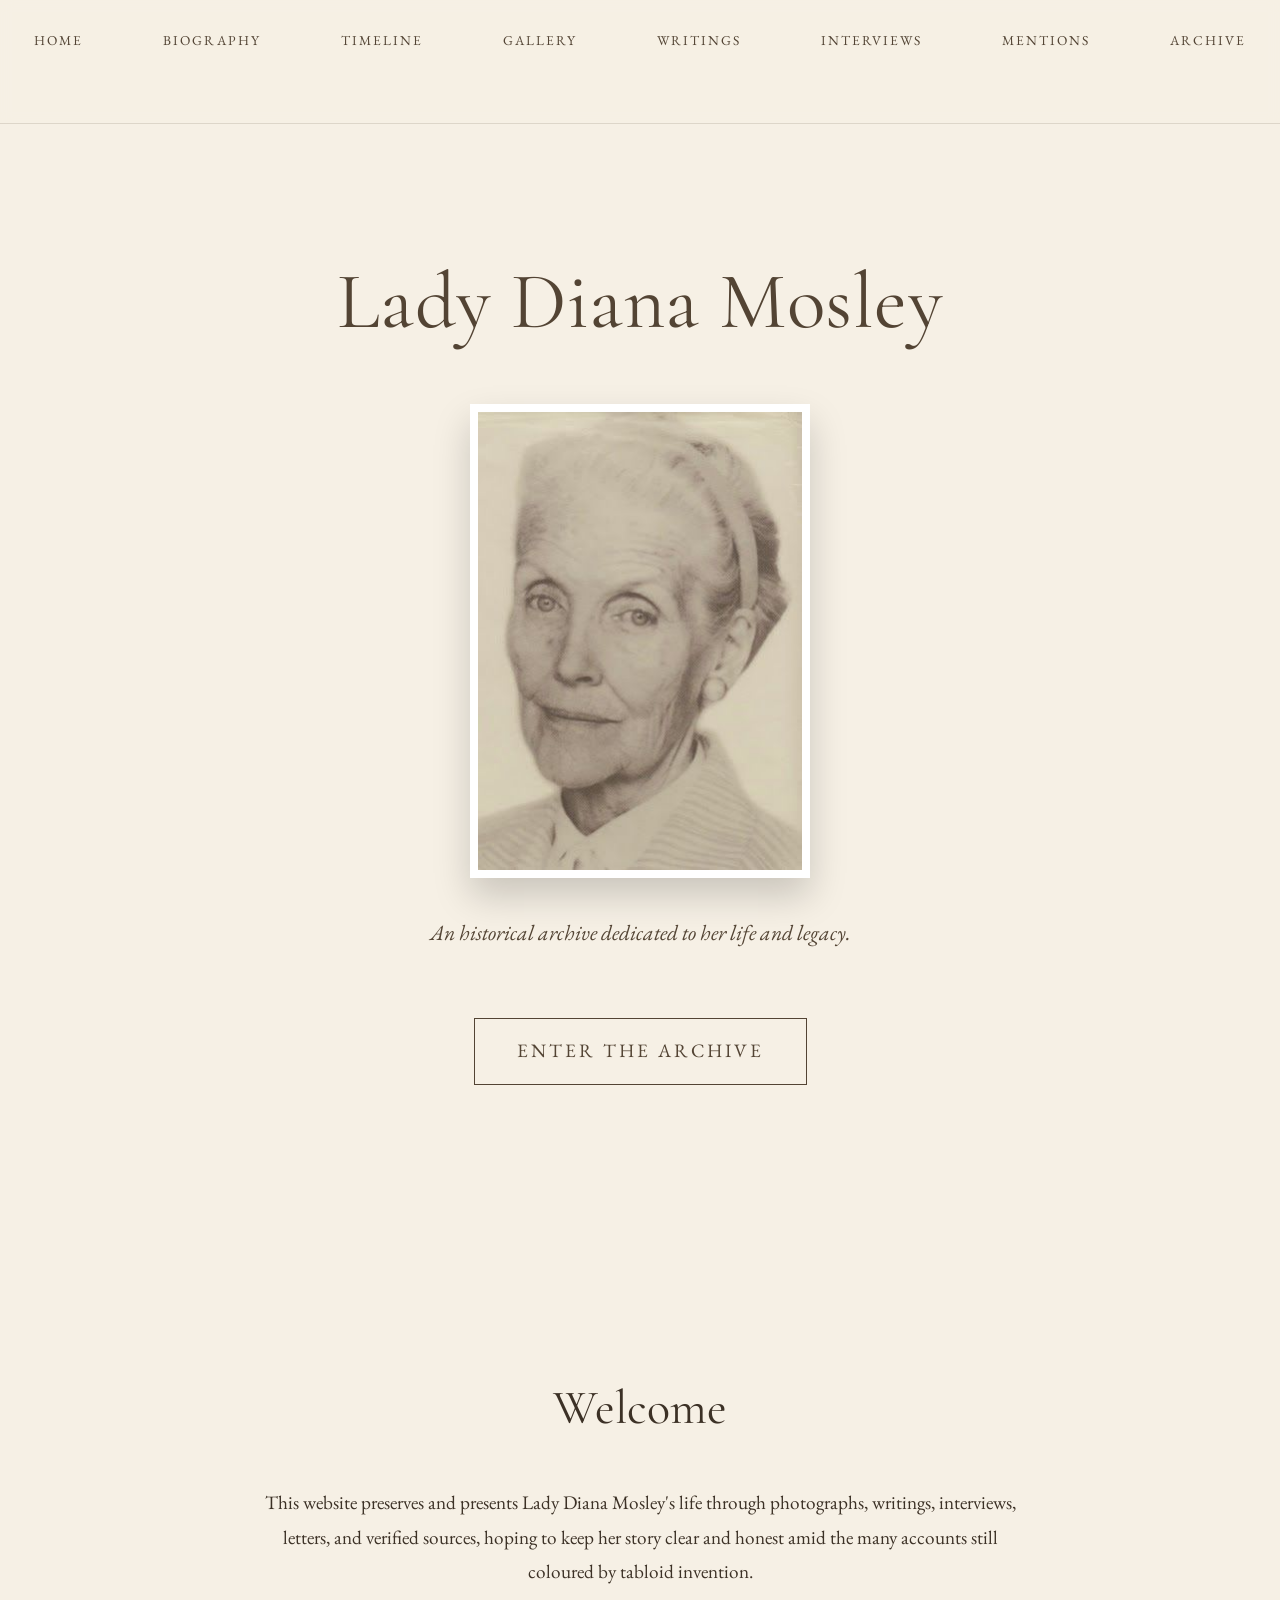
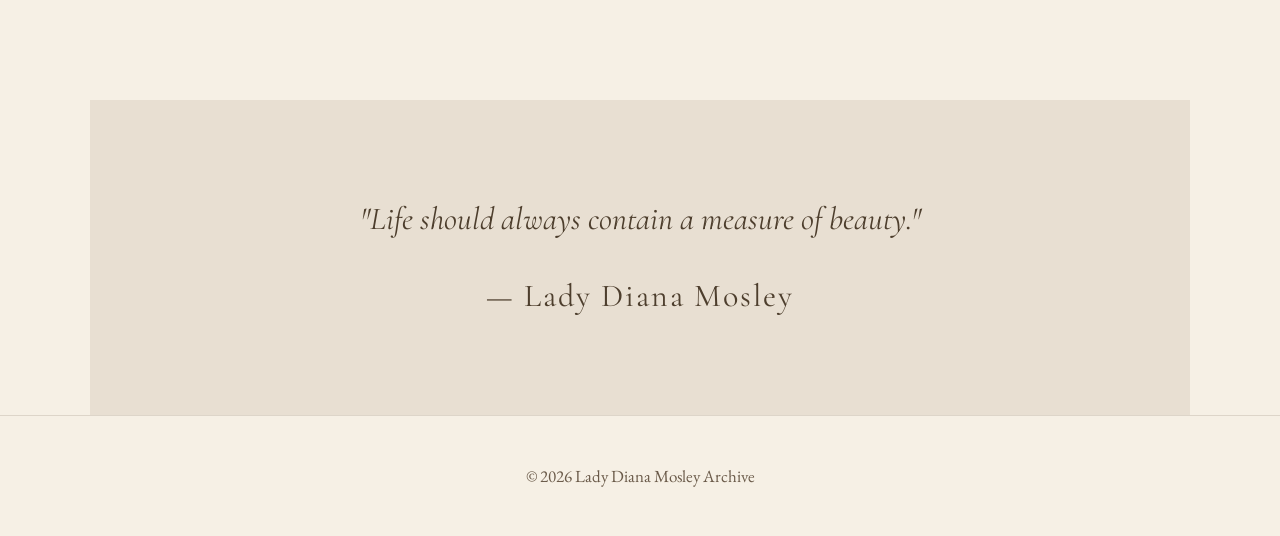
<file: index.html>
<!DOCTYPE html>
<head>

      <meta charset="UTF-8">
<link rel="stylesheet" href="style.css">
<html lang="en">

<meta charset="UTF-8">
<meta name="viewport" content="width=device-width, initial-scale=1.0">

<title>The Diana Mosley Archive</title>

<link rel="preconnect" href="https://fonts.googleapis.com">
<link rel="preconnect" href="https://fonts.gstatic.com" crossorigin>

<link href="https://fonts.googleapis.com/css2?family=Cormorant+Garamond:wght@300;400;500;600&family=EB+Garamond:wght@400;500&display=swap" rel="stylesheet">

<style>

*{
margin:0;
padding:0;
box-sizing:border-box;
}

html{
scroll-behavior:smooth;
}

body{

background:#F6F0E5;

background-image:
radial-gradient(rgba(0,0,0,.025) 1px, transparent 1px);

background-size:7px 7px;

font-family:"EB Garamond",serif;

color:#302920;

line-height:1.9;

font-size:19px;

}

header{

padding:110px 20px 90px;

text-align:center;

}

header h1{

font-family:"Cormorant Garamond",serif;

font-size:74px;

font-weight:400;

letter-spacing:.5px;

}

header h2{

font-family:"Cormorant Garamond",serif;

font-size:48px;

font-style:italic;

font-weight:300;

margin-top:-5px;

}

.rule{

width:340px;

height:1px;

background:#99856b;

margin:45px auto;

}

.subtitle{

max-width:760px;

margin:auto;

font-size:21px;

font-style:italic;

color:#655746;

}

nav{

text-align:center;

padding-bottom:45px;

}

nav a{

margin:0 18px;

text-decoration:none;

font-size:18px;

color:#564535;

letter-spacing:1px;

transition:.3s;

}

nav a:hover{

color:#000;

}

main{

max-width:980px;

margin:auto;

padding:0 30px 100px;

}

section{

margin-bottom:110px;

}

.section-title{

font-family:"Cormorant Garamond",serif;

font-size:50px;

font-weight:400;

margin-bottom:12px;

}

.section-rule{

width:180px;

height:1px;

background:#A99574;

margin-bottom:35px;

}

p{

margin-bottom:22px;

}

.quote{

font-size:33px;

font-style:italic;

font-family:"Cormorant Garamond",serif;

text-align:center;

padding:50px;

color:#4d3e2d;

}

.library{

display:grid;

grid-template-columns:repeat(auto-fit,minmax(280px,1fr));

gap:35px;

margin-top:35px;

}

.book{

padding:28px;

border:1px solid #CDBFA9;

background:rgba(255,255,255,.22);

}

.book h3{

font-family:"Cormorant Garamond",serif;

font-size:34px;

margin-bottom:15px;

font-weight:500;

}

.photo{

margin:45px auto;

width:420px;

max-width:100%;

padding:12px;

border:1px solid #CFC2B2;

background:#EFE7DA;

}

.photo img{

width:100%;

display:block;

filter:sepia(.25);

}

.caption{

text-align:center;

margin-top:15px;

font-style:italic;

font-size:17px;

color:#6c5d4f;

}

.timeline{

border-left:1px solid #A38B69;

padding-left:35px;

}

.timeline article{

margin-bottom:45px;

}

.timeline h4{

font-size:26px;

font-family:"Cormorant Garamond",serif;

font-weight:500;

margin-bottom:8px;

}

footer{

text-align:center;

padding:70px 20px;

border-top:1px solid #CDBFA9;

font-size:17px;

color:#746452;

}

small{

display:block;

margin-top:12px;

font-style:italic;

}

</style>

  <link rel="stylesheet" href="style.css">

</head>


<body>

<nav>

<ul>

<li><a href="index.html">Home</a></li>

<li><a href="pages/biography.html">Biography</a></li>

<li><a href="pages/timeline.html">Timeline</a></li>

<li><a href="pages/gallery.html">Gallery</a></li>

<li><a href="pages/writings.html">Writings</a></li>

<li><a href="pages/interviews.html">Interviews</a></li>

<li><a href="pages/mentions.html">Mentions</a></li>

<li><a href="pages/archive.html">Archive</a></li>

</ul>

</nav>

<header>

<header class="hero">

    <div class="hero-content">

        <h1>Lady Diana Mosley</h1>

        <img
            src="images/hero.jpg"
            alt="Lady Diana Mosley"
            class="hero-portrait">

        <p>
            An historical archive dedicated to her life
             and legacy.
        </p>

        <a href="#intro" class="enter">
            Enter the Archive
        </a>

    </div>

</header>
</header>

<section class="introduction" id="intro">

<h2>Welcome</h2>

<p>

This website preserves and presents
Lady Diana Mosley's life through
photographs, writings, interviews,
letters, and verified sources,
 hoping to keep her story clear and
 honest amid the many accounts still
 coloured by tabloid invention.

</p>

</section>

<section class="quote">

<blockquote>

"Life should always contain a measure of beauty."

<cite>

— Lady Diana Mosley

</cite>

</blockquote>

</section>

<footer>

© 2026 Lady Diana Mosley Archive

</footer>

<script src="script.js"></script>
      
</body>  
</body>

<script src="script.js"></script>

</html>
</file>
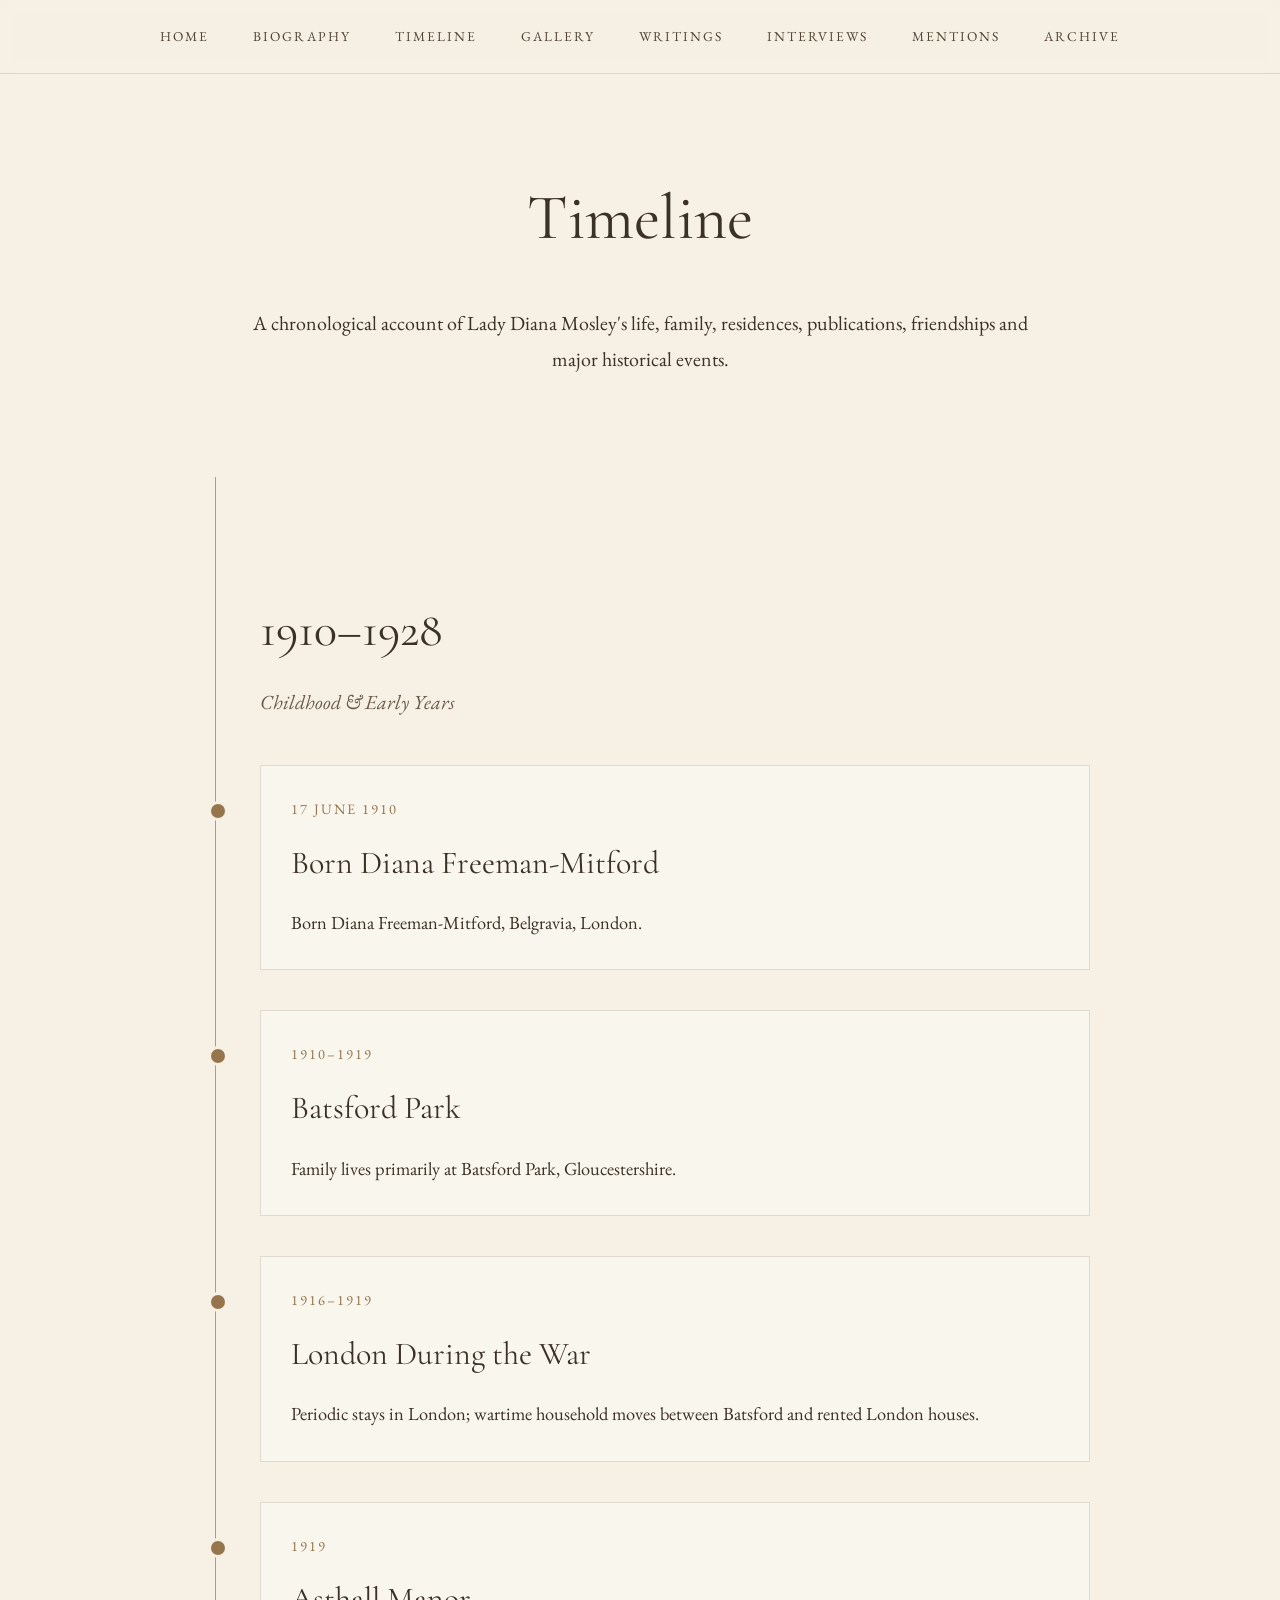
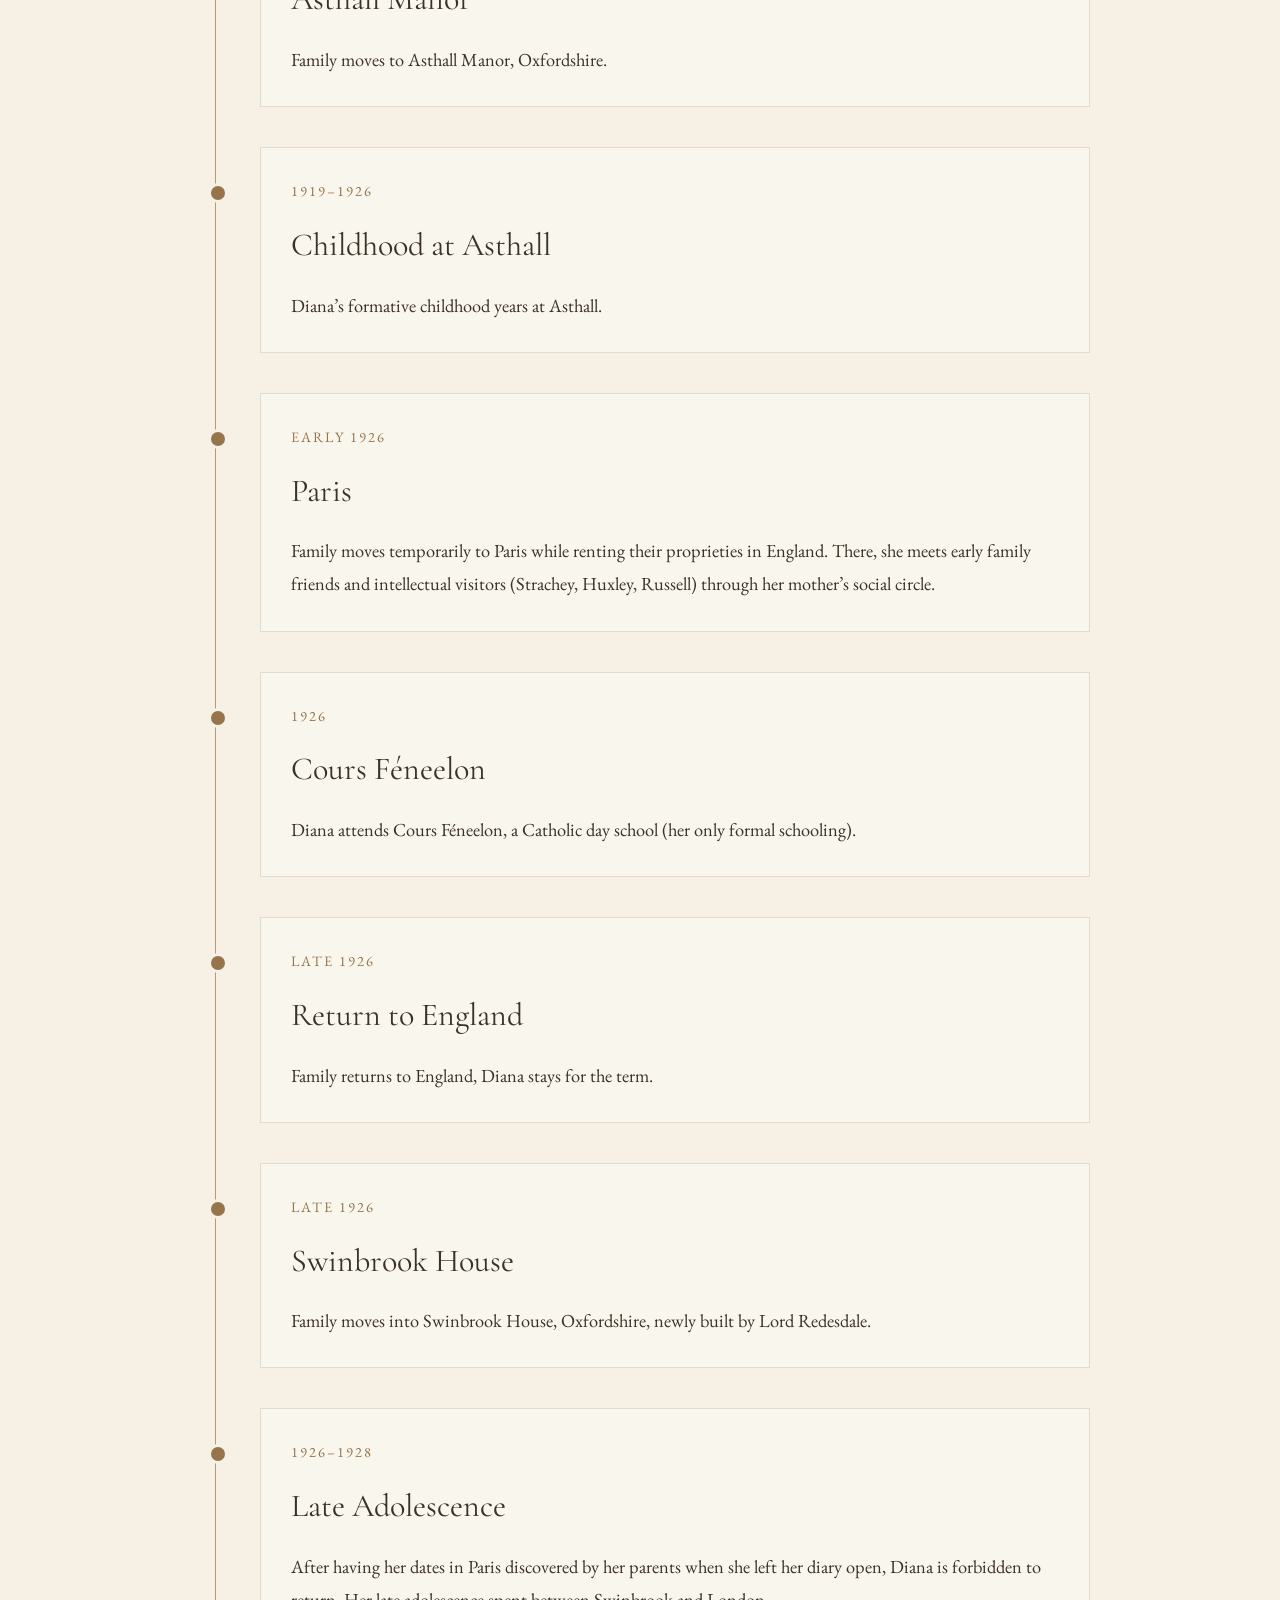
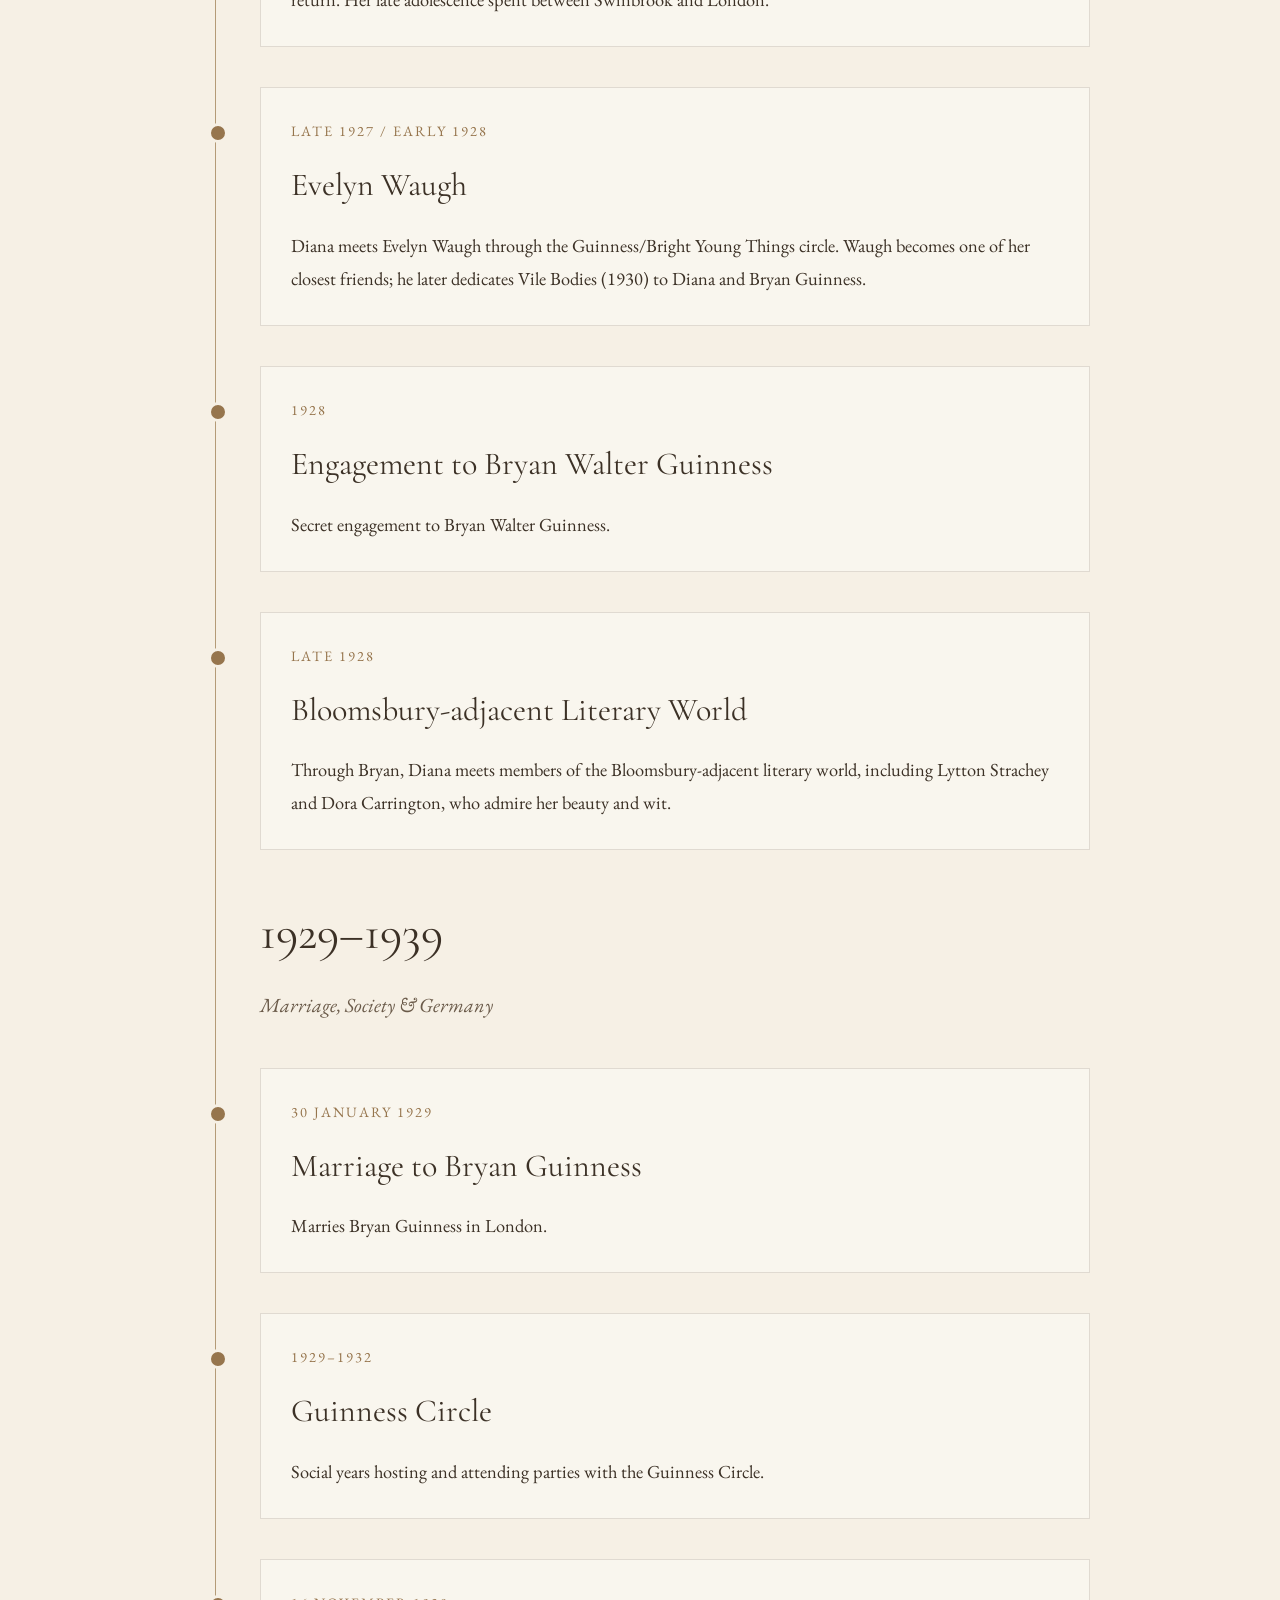
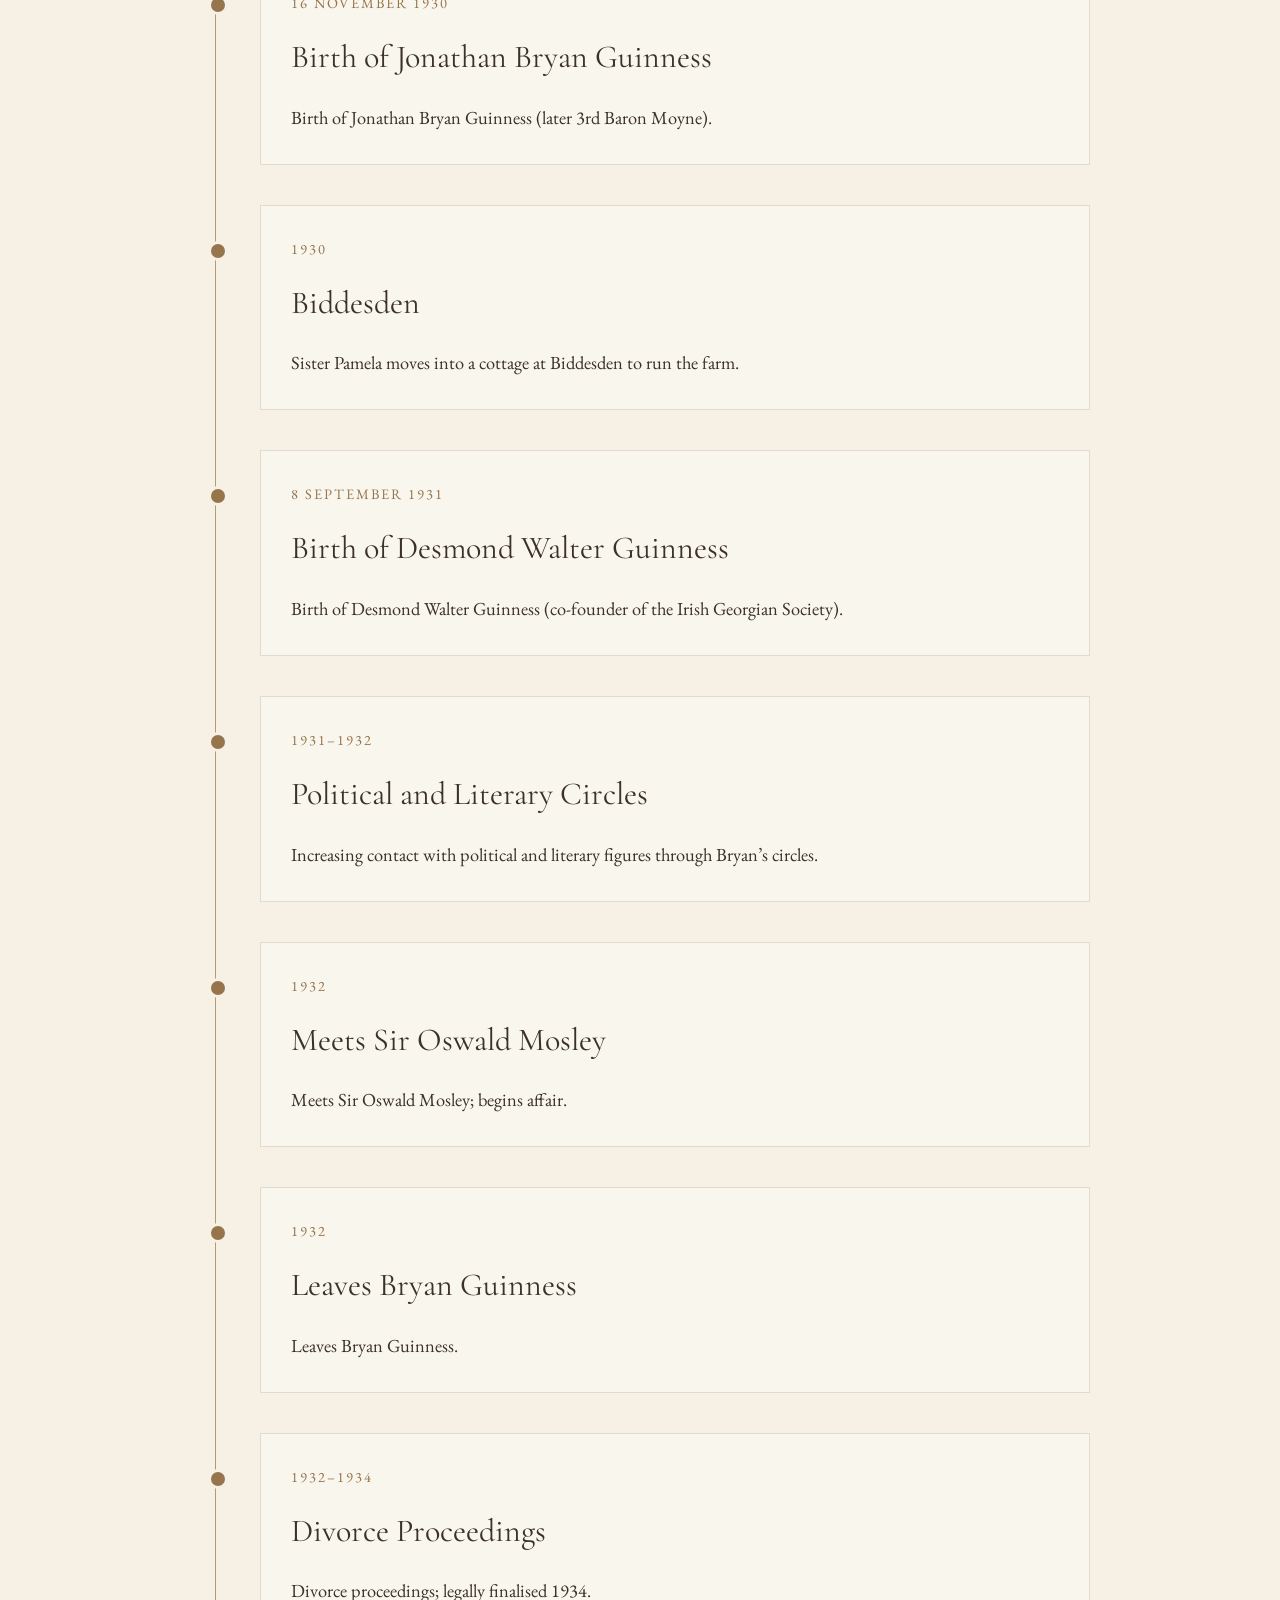
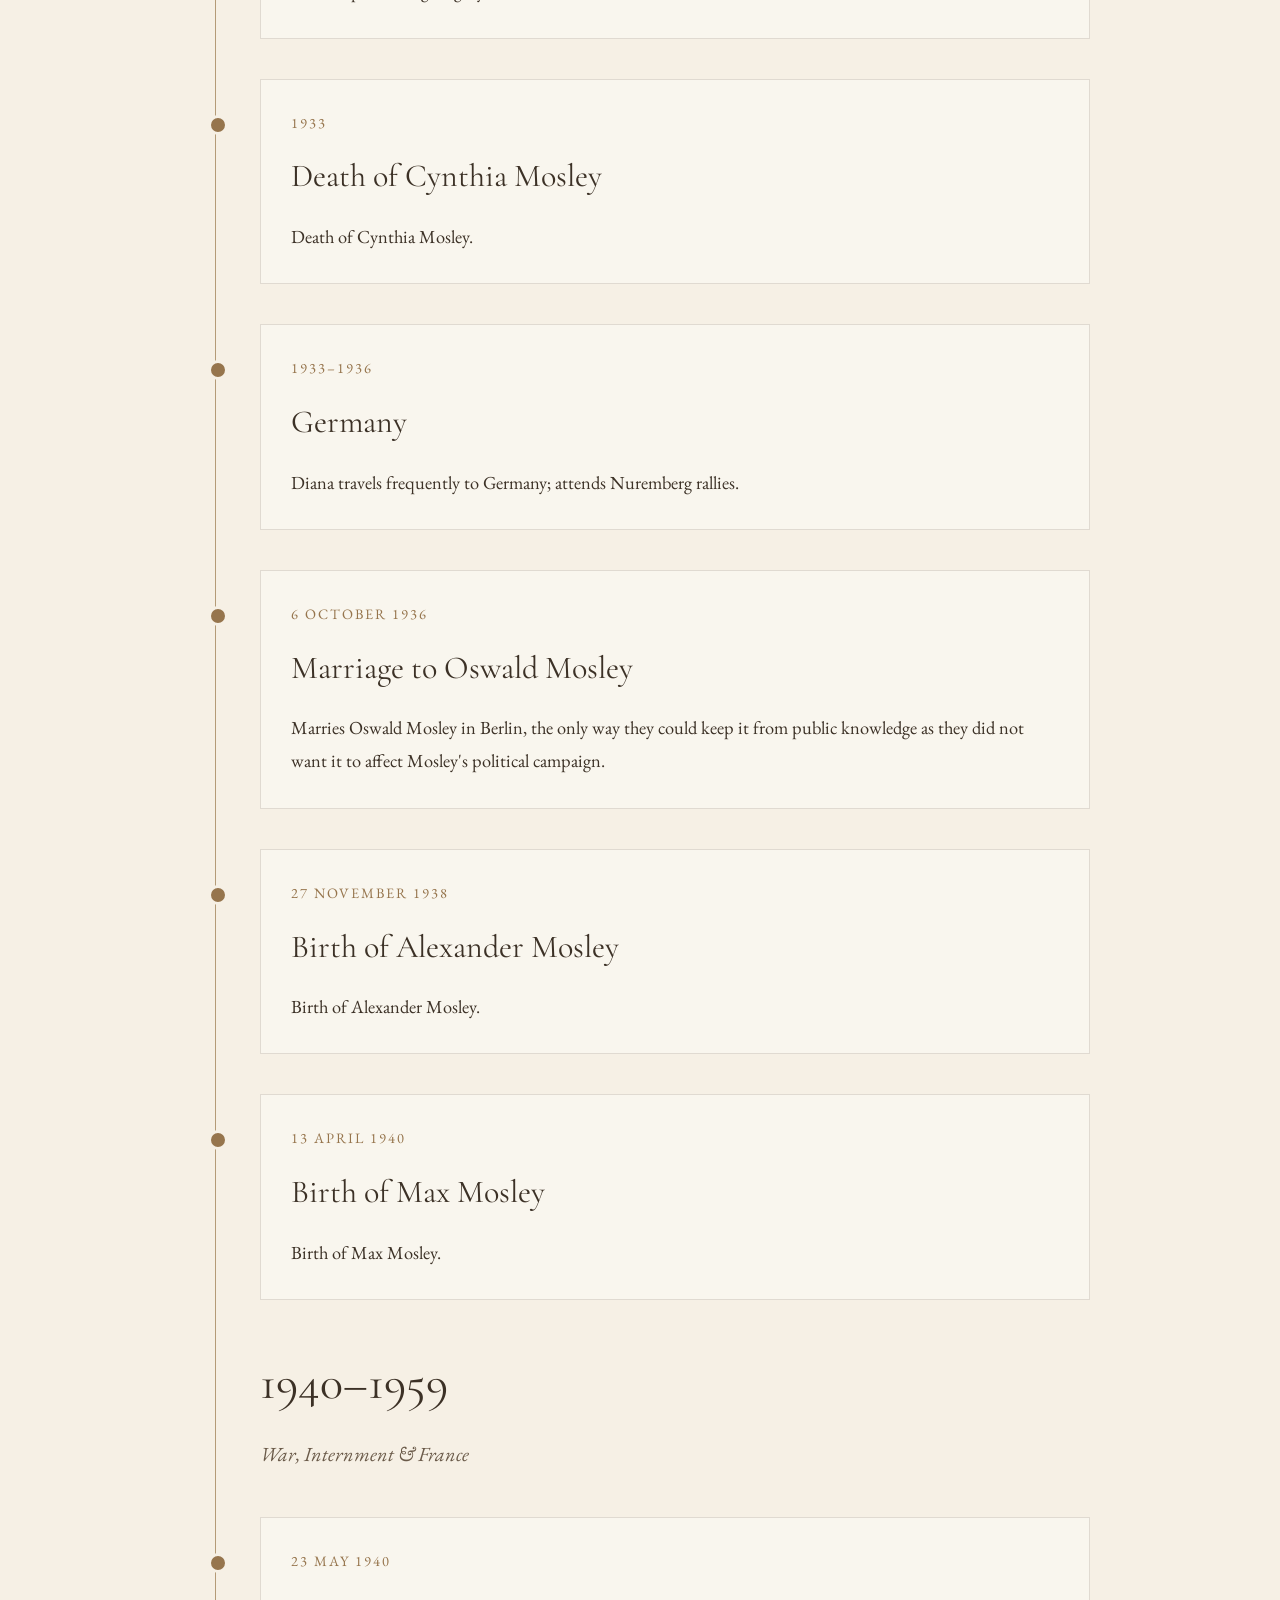
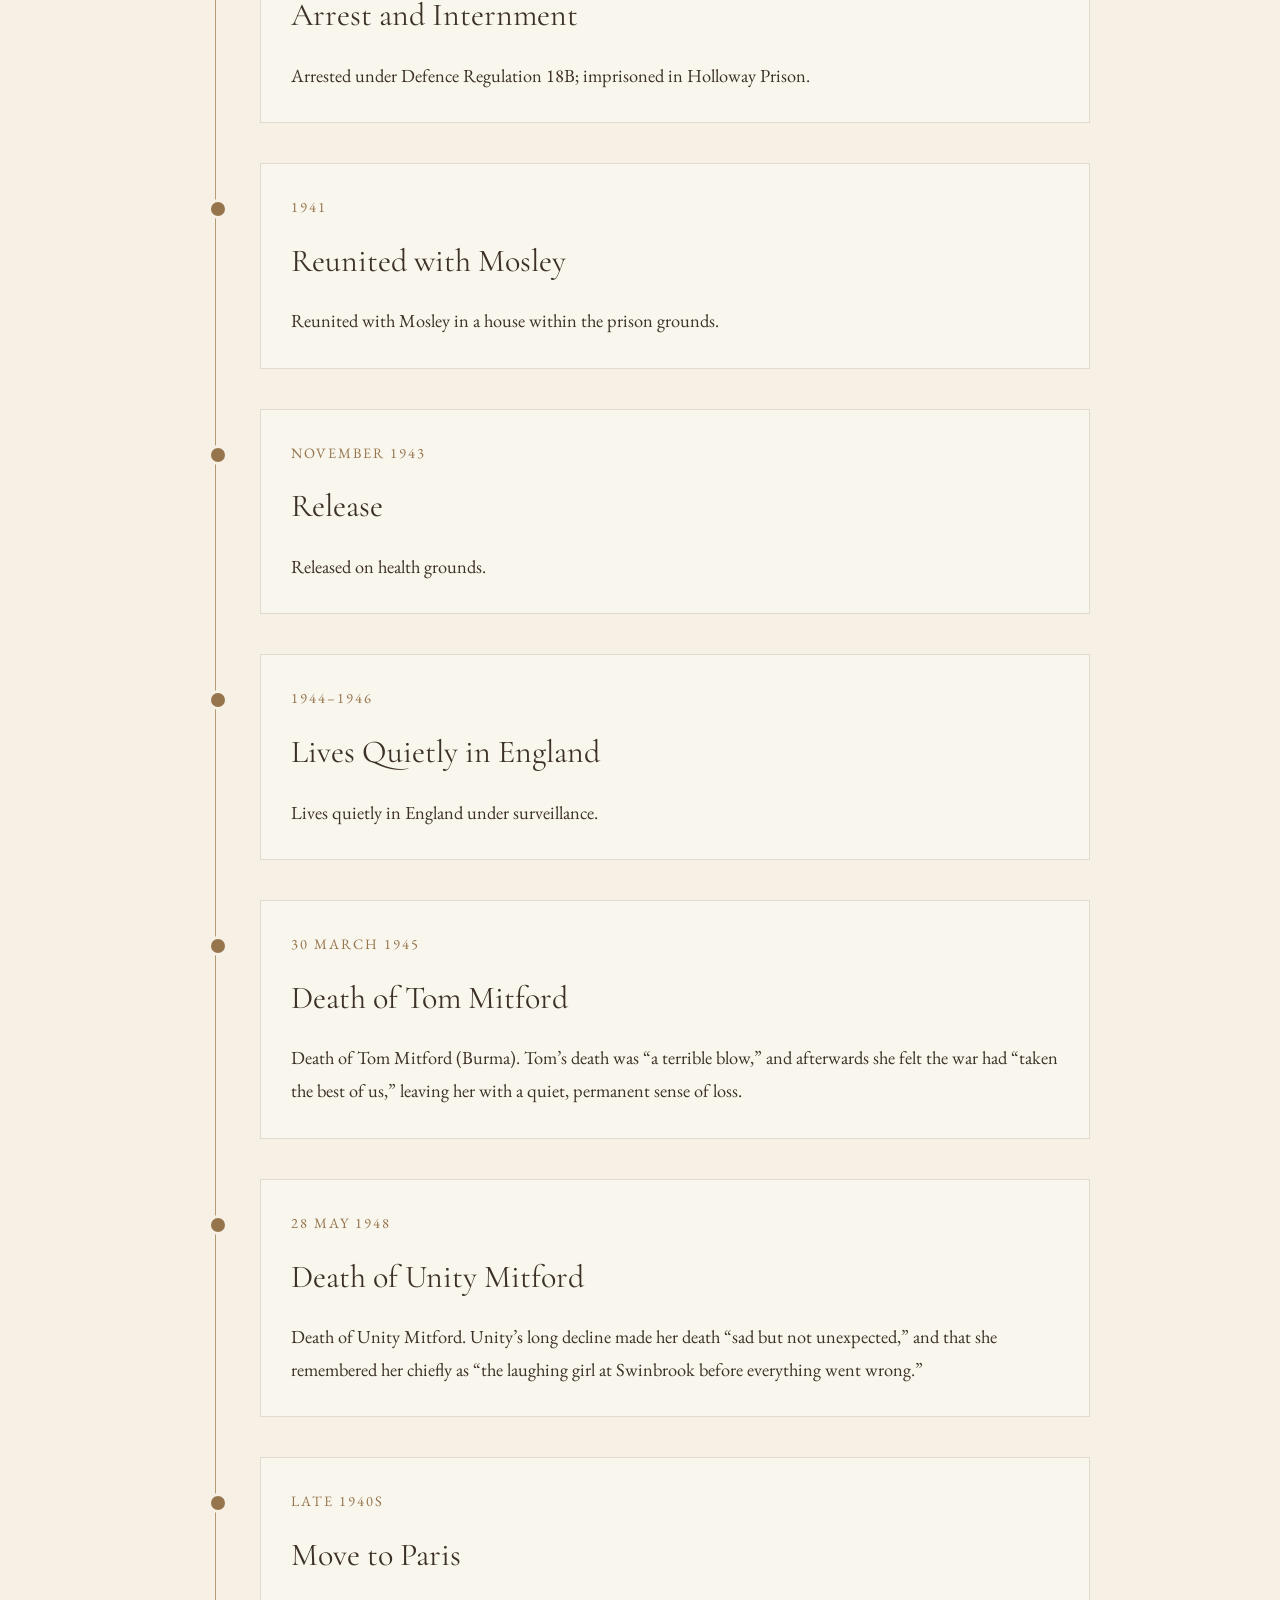
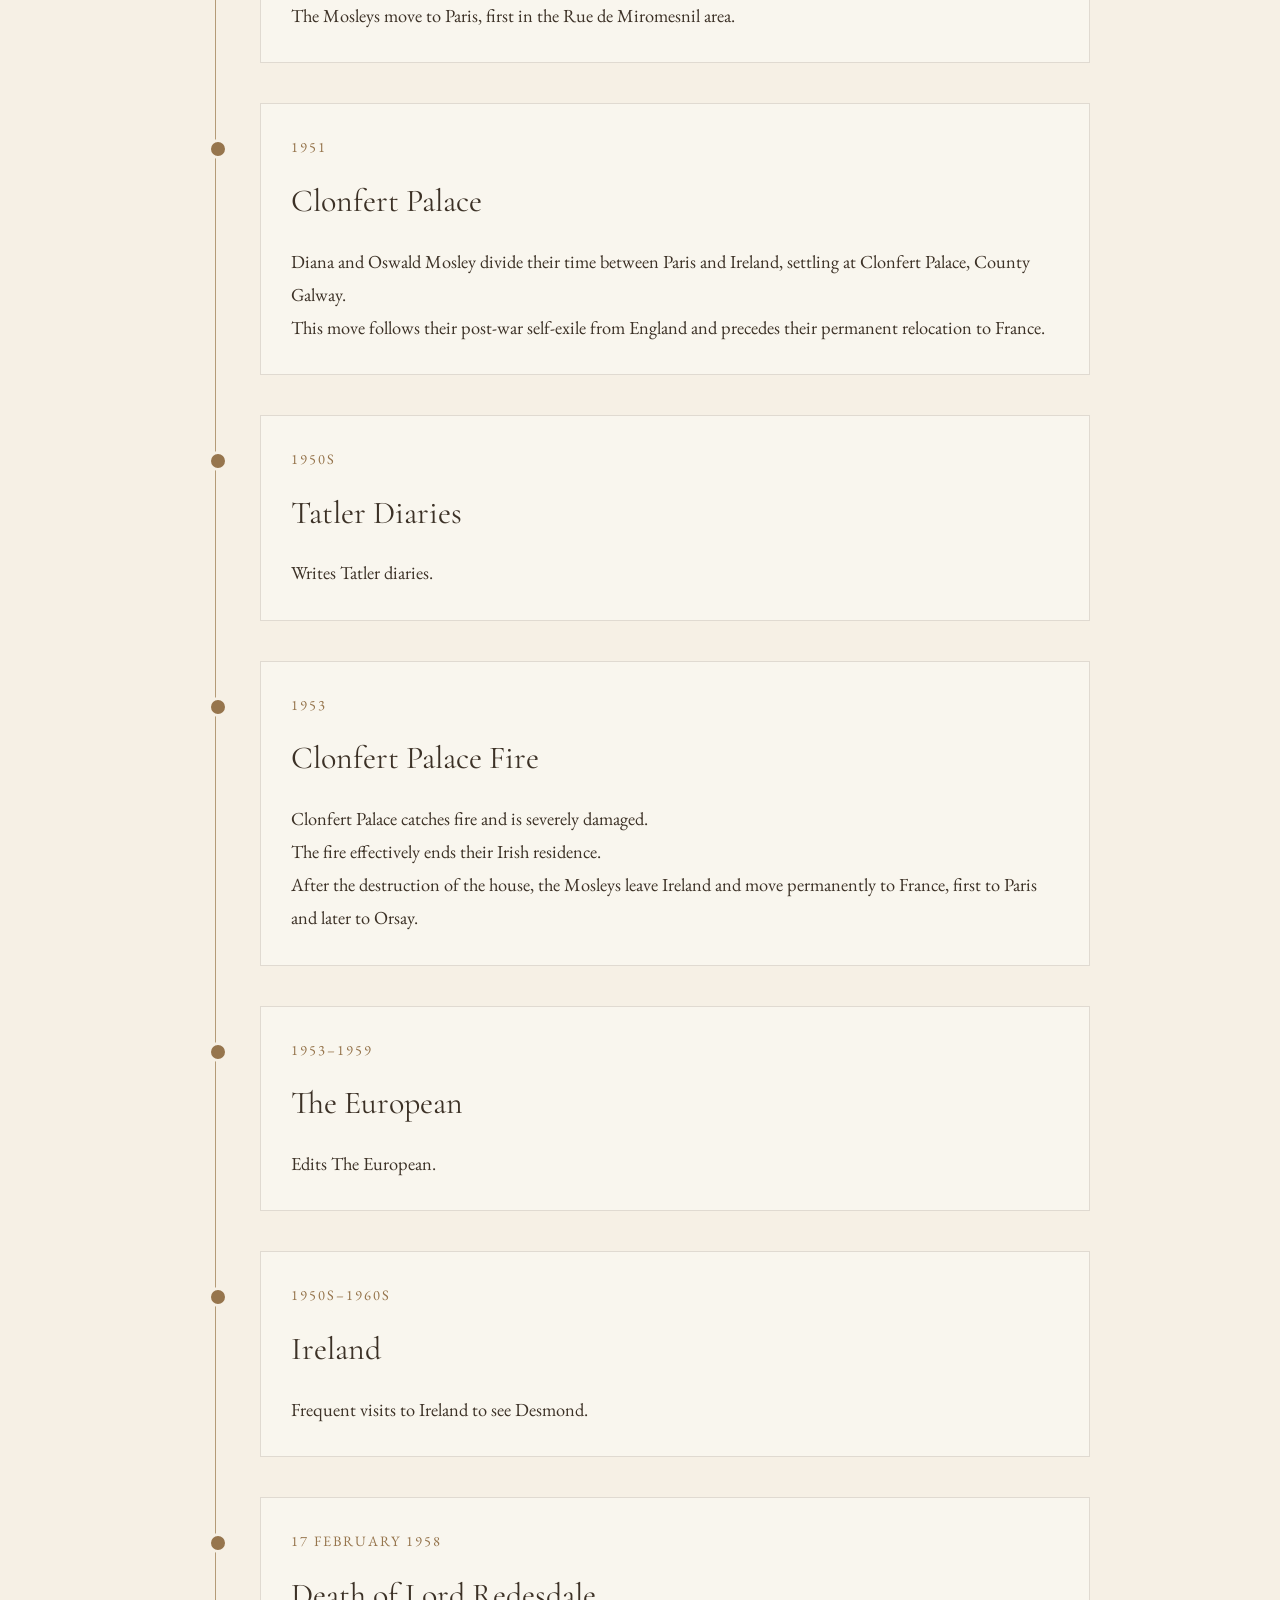
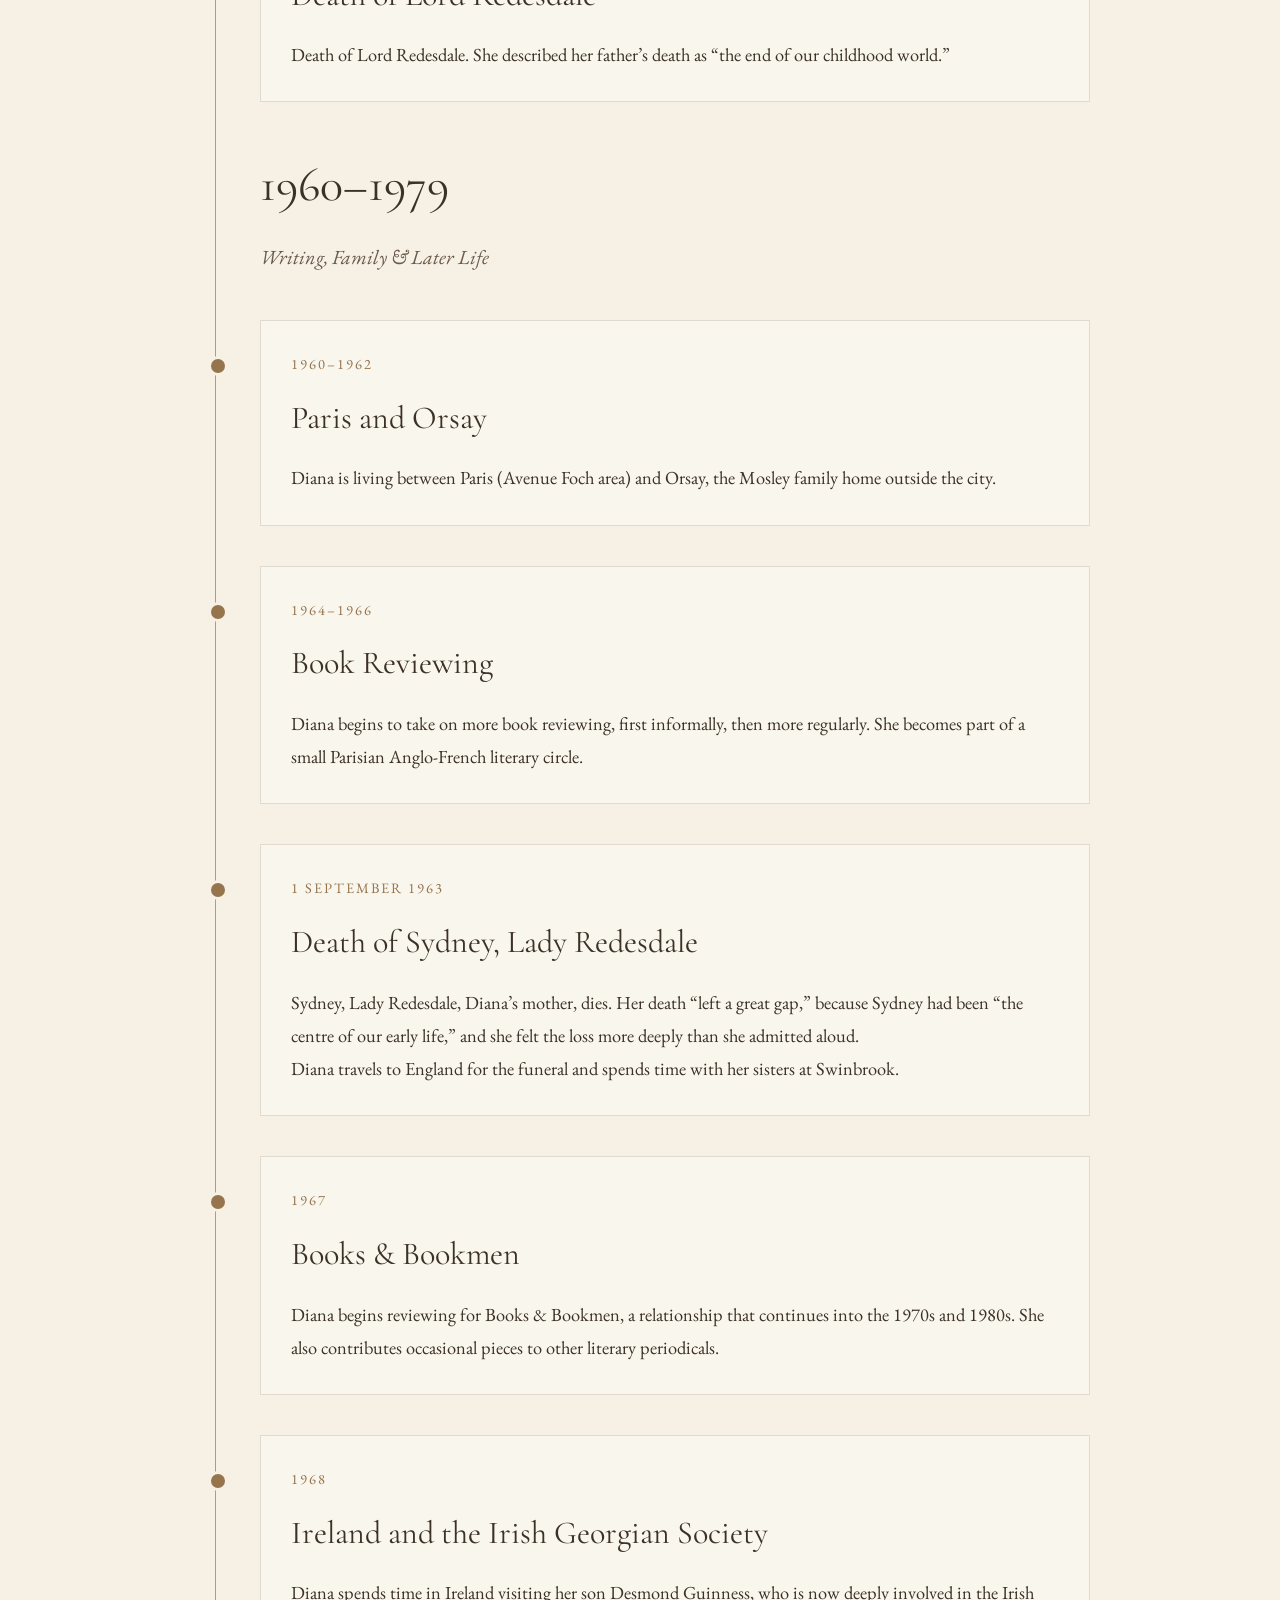
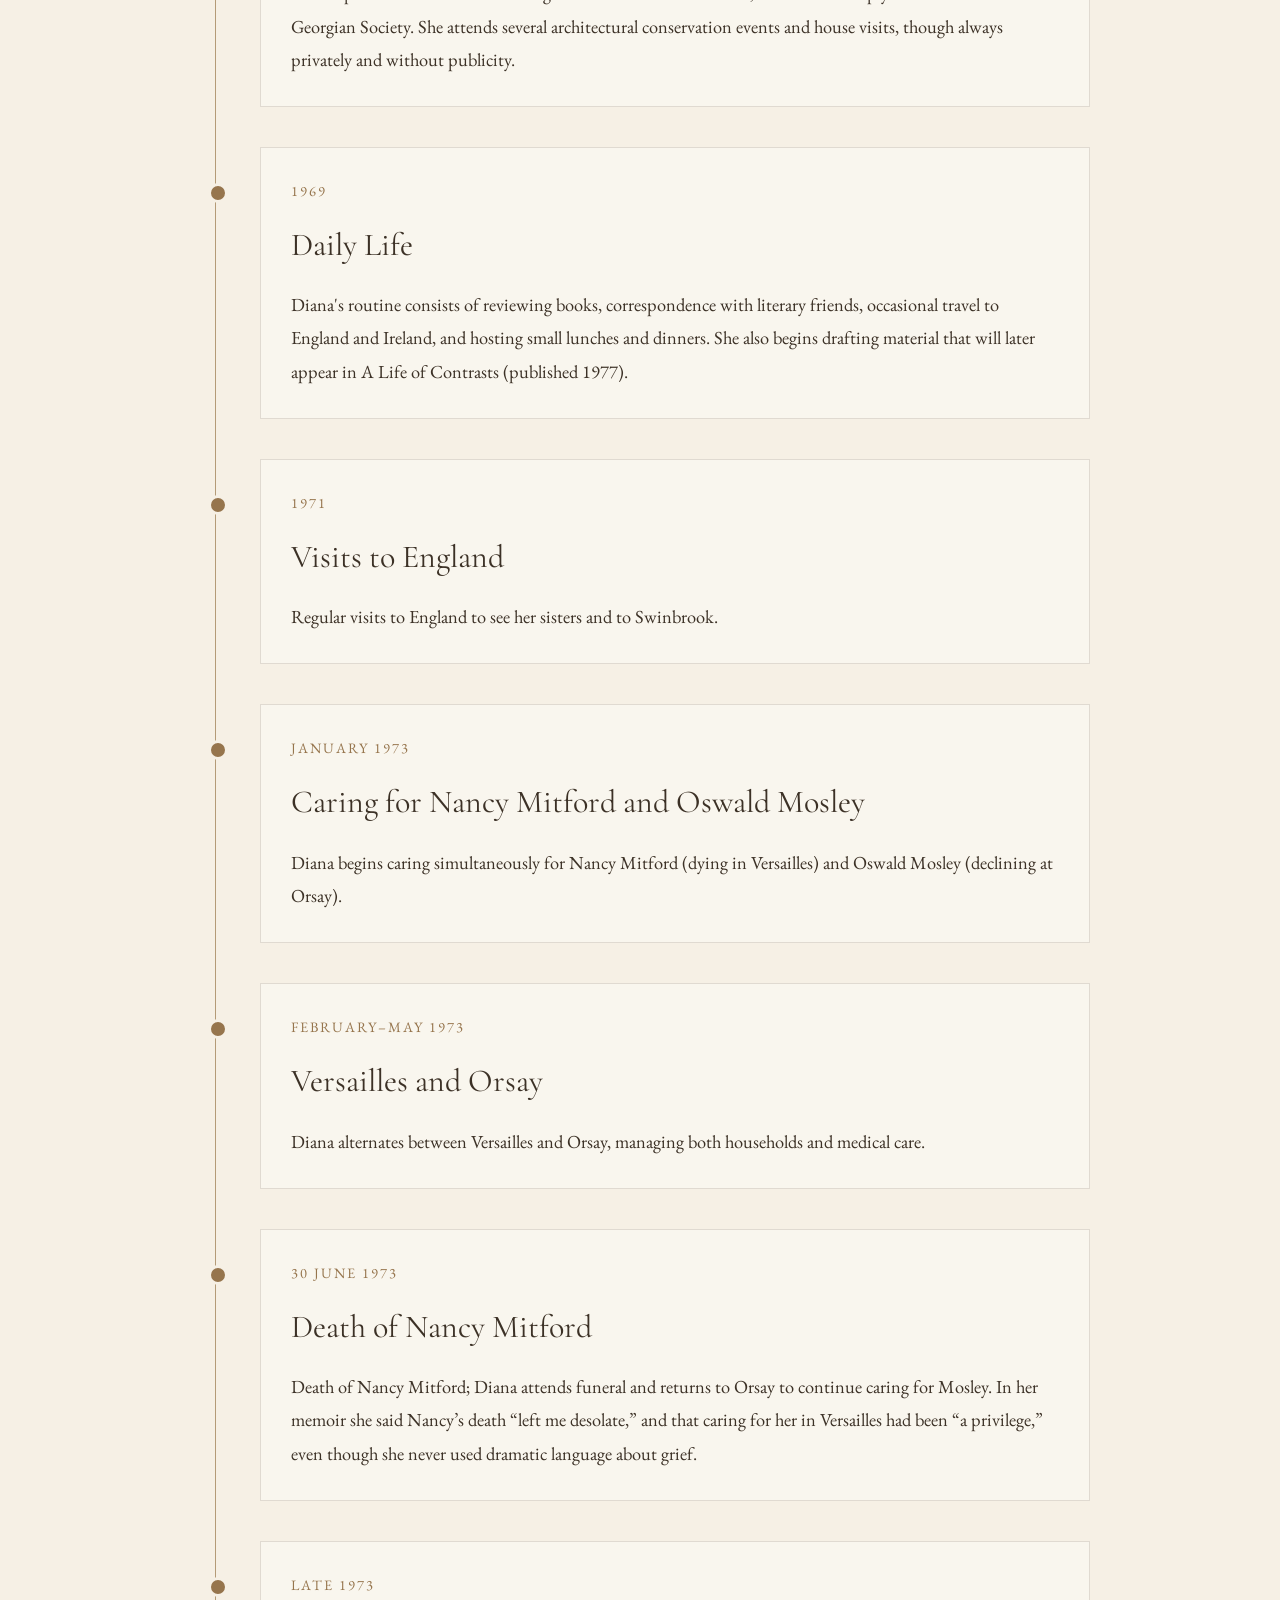
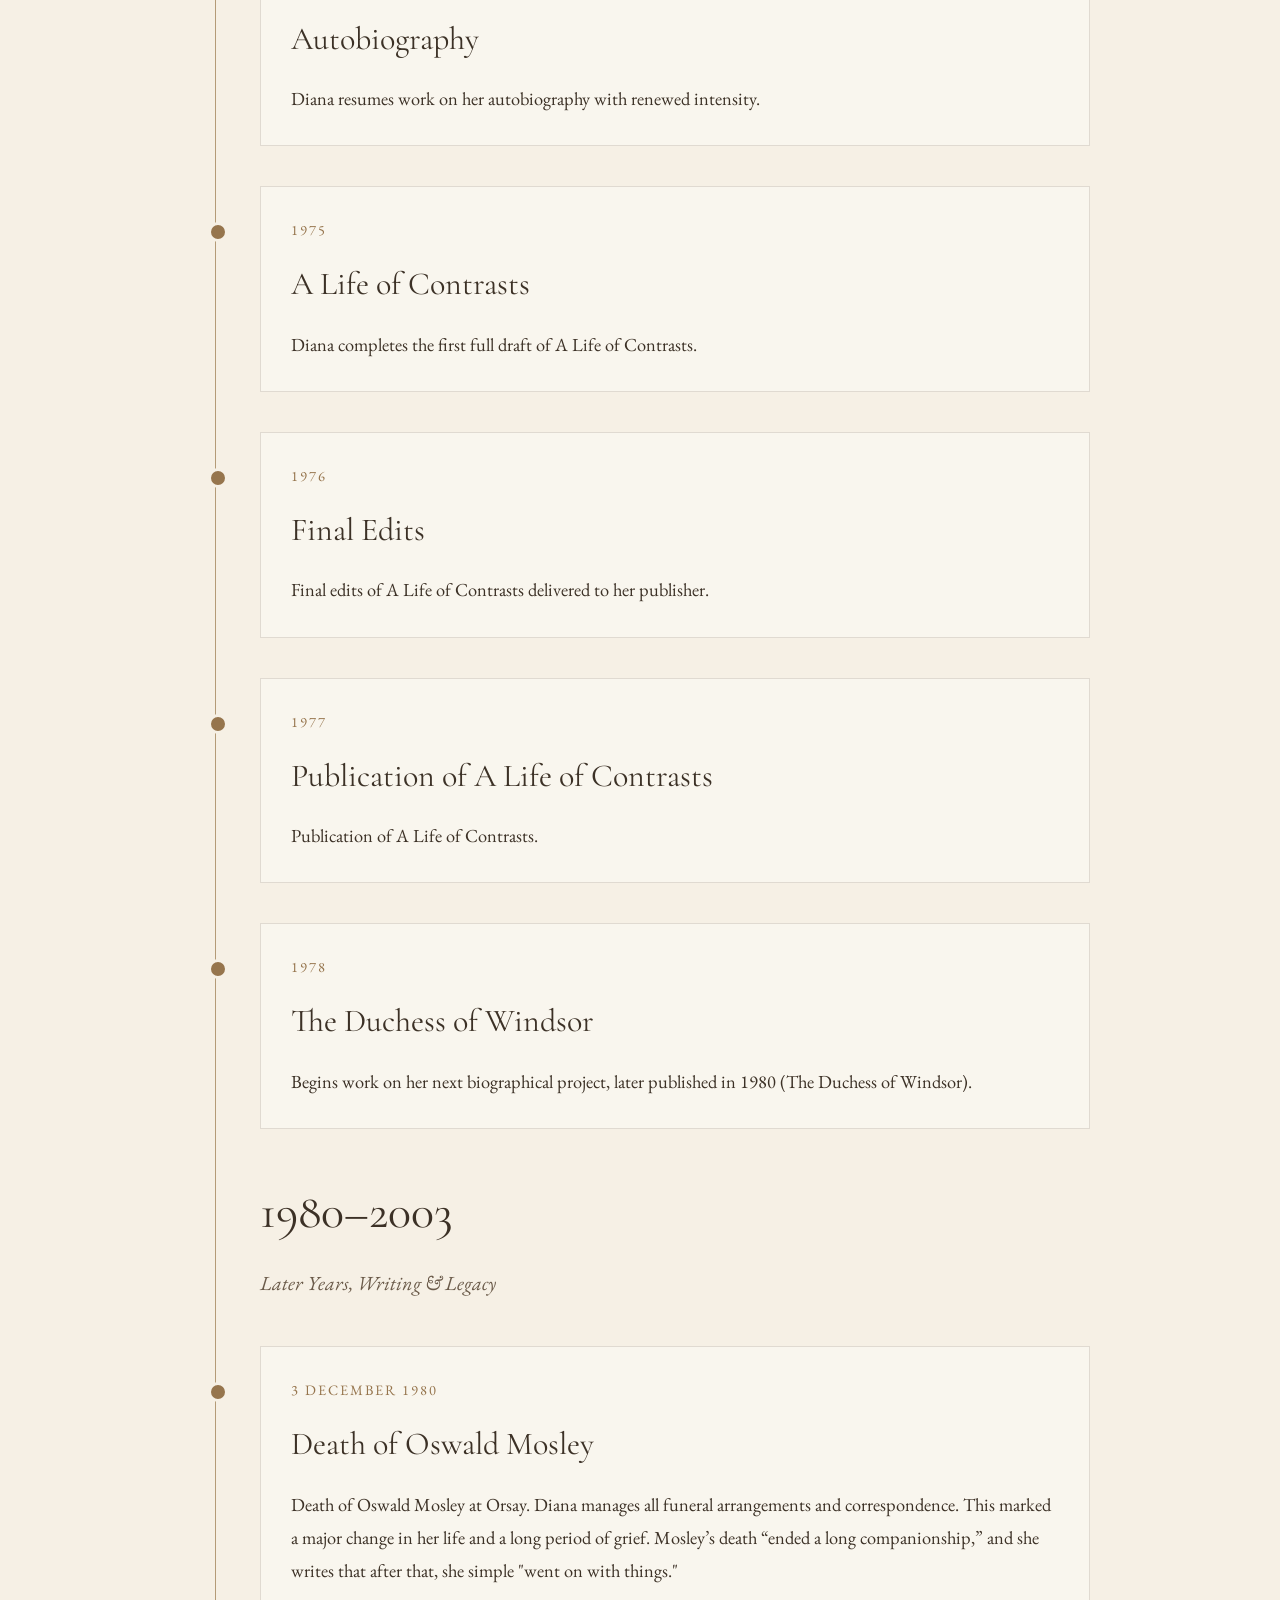
<file: pages/timeline.html>
<!DOCTYPE html>
<html lang="en">

<head>

<meta charset="UTF-8">
<meta name="viewport" content="width=device-width, initial-scale=1.0">

<title>Timeline | Lady Diana Mosley Archive</title>

<link rel="stylesheet" href="../style.css">

</head>


<body>


<nav>

<ul>

<li><a href="../index.html">Home</a></li>

<li><a href="biography.html">Biography</a></li>

<li><a href="timeline.html">Timeline</a></li>

<li><a href="gallery.html">Gallery</a></li>

<li><a href="writings.html">Writings</a></li>

<li><a href="interviews.html">Interviews</a></li>

<li><a href="mentions.html">Mentions</a></li>

<li><a href="archive.html">Archive</a></li>

</ul>

</nav>



<header class="page-header">

<h1>Timeline</h1>

<p>
A chronological account of Lady Diana Mosley's life,
family, residences, publications, friendships and
major historical events.
</p>

</header>



<main>

<section class="timeline">


<div class="era">

<h2>1910–1928</h2>

<p class="era-subtitle">
Childhood & Early Years
</p>


<div class="event">

<div class="date">
17 June 1910
</div>

<div class="content">

<h3>Born Diana Freeman-Mitford</h3>

<p>
Born Diana Freeman-Mitford, Belgravia, London.
</p>

</div>

</div>


<div class="event">

<div class="date">
1910–1919
</div>

<div class="content">

<h3>Batsford Park</h3>

<p>
Family lives primarily at Batsford Park, Gloucestershire.
</p>

</div>

</div>


<div class="event">

<div class="date">
1916–1919
</div>

<div class="content">

<h3>London During the War</h3>

<p>
Periodic stays in London; wartime household moves between Batsford and rented London houses.
</p>

</div>

</div>


<div class="event">

<div class="date">
1919
</div>

<div class="content">

<h3>Asthall Manor</h3>

<p>
Family moves to Asthall Manor, Oxfordshire.
</p>

</div>

</div>


<div class="event">

<div class="date">
1919–1926
</div>

<div class="content">

<h3>Childhood at Asthall</h3>

<p>
Diana’s formative childhood years at Asthall.
</p>

</div>

</div>


<div class="event">

<div class="date">
Early 1926
</div>

<div class="content">

<h3>Paris</h3>

<p>
Family moves temporarily to Paris while renting their proprieties in England. There, she meets early family friends and intellectual visitors (Strachey, Huxley, Russell) through her mother’s social circle.
</p>

</div>

</div>


<div class="event">

<div class="date">
1926
</div>

<div class="content">

<h3>Cours Féneelon</h3>

<p>
Diana attends Cours Féneelon, a Catholic day school (her only formal schooling).
</p>

</div>

</div>


<div class="event">

<div class="date">
Late 1926
</div>

<div class="content">

<h3>Return to England</h3>

<p>
Family returns to England, Diana stays for the term.
</p>

</div>

</div>


<div class="event">

<div class="date">
Late 1926
</div>

<div class="content">

<h3>Swinbrook House</h3>

<p>
Family moves into Swinbrook House, Oxfordshire, newly built by Lord Redesdale.
</p>

</div>

</div>


<div class="event">

<div class="date">
1926–1928
</div>

<div class="content">

<h3>Late Adolescence</h3>

<p>
After having her dates in Paris discovered by her parents when she left her diary open, Diana is forbidden to return. Her late adolescence spent between Swinbrook and London.
</p>

</div>

</div>


<div class="event">

<div class="date">
Late 1927 / Early 1928
</div>

<div class="content">

<h3>Evelyn Waugh</h3>

<p>
Diana meets Evelyn Waugh through the Guinness/Bright Young Things circle. Waugh becomes one of her closest friends; he later dedicates Vile Bodies (1930) to Diana and Bryan Guinness.
</p>

</div>

</div>


<div class="event">

<div class="date">
1928
</div>

<div class="content">

<h3>Engagement to Bryan Walter Guinness</h3>

<p>
Secret engagement to Bryan Walter Guinness.
</p>

</div>

</div>


<div class="event">

<div class="date">
Late 1928
</div>

<div class="content">

<h3>Bloomsbury-adjacent Literary World</h3>

<p>
Through Bryan, Diana meets members of the Bloomsbury-adjacent literary world, including Lytton Strachey and Dora Carrington, who admire her beauty and wit.
</p>

</div>

</div>

  <div class="era">

<h2>1929–1939</h2>

<p class="era-subtitle">
Marriage, Society & Germany
</p>


<div class="event">

<div class="date">
30 January 1929
</div>

<div class="content">

<h3>Marriage to Bryan Guinness</h3>

<p>
Marries Bryan Guinness in London.
</p>

</div>

</div>


<div class="event">

<div class="date">
1929–1932
</div>

<div class="content">

<h3>Guinness Circle</h3>

<p>
Social years hosting and attending parties with the Guinness Circle.
</p>

</div>

</div>


<div class="event">

<div class="date">
16 November 1930
</div>

<div class="content">

<h3>Birth of Jonathan Bryan Guinness</h3>

<p>
Birth of Jonathan Bryan Guinness (later 3rd Baron Moyne).
</p>

</div>

</div>


<div class="event">

<div class="date">
1930
</div>

<div class="content">

<h3>Biddesden</h3>

<p>
Sister Pamela moves into a cottage at Biddesden to run the farm.
</p>

</div>

</div>


<div class="event">

<div class="date">
8 September 1931
</div>

<div class="content">

<h3>Birth of Desmond Walter Guinness</h3>

<p>
Birth of Desmond Walter Guinness (co-founder of the Irish Georgian Society).
</p>

</div>

</div>


<div class="event">

<div class="date">
1931–1932
</div>

<div class="content">

<h3>Political and Literary Circles</h3>

<p>
Increasing contact with political and literary figures through Bryan’s circles.
</p>

</div>

</div>


<div class="event">

<div class="date">
1932
</div>

<div class="content">

<h3>Meets Sir Oswald Mosley</h3>

<p>
Meets Sir Oswald Mosley; begins affair.
</p>

</div>

</div>


<div class="event">

<div class="date">
1932
</div>

<div class="content">

<h3>Leaves Bryan Guinness</h3>

<p>
Leaves Bryan Guinness.
</p>

</div>

</div>


<div class="event">

<div class="date">
1932–1934
</div>

<div class="content">

<h3>Divorce Proceedings</h3>

<p>
Divorce proceedings; legally finalised 1934.
</p>

</div>

</div>


<div class="event">

<div class="date">
1933
</div>

<div class="content">

<h3>Death of Cynthia Mosley</h3>

<p>
Death of Cynthia Mosley.
</p>

</div>

</div>


<div class="event">

<div class="date">
1933–1936
</div>

<div class="content">

<h3>Germany</h3>

<p>
Diana travels frequently to Germany; attends Nuremberg rallies.
</p>

</div>

</div>


<div class="event">

<div class="date">
6 October 1936
</div>

<div class="content">

<h3>Marriage to Oswald Mosley</h3>

<p>
Marries Oswald Mosley in Berlin, the only way they could keep it from public knowledge as they did not want it to affect Mosley's political campaign.
</p>

</div>

</div>


<div class="event">

<div class="date">
27 November 1938
</div>

<div class="content">

<h3>Birth of Alexander Mosley</h3>

<p>
Birth of Alexander Mosley.
</p>

</div>

</div>


<div class="event">

<div class="date">
13 April 1940
</div>

<div class="content">

<h3>Birth of Max Mosley</h3>

<p>
Birth of Max Mosley.
</p>

</div>

</div>

  <div class="era">

<h2>1940–1959</h2>

<p class="era-subtitle">
War, Internment & France
</p>


<div class="event">

<div class="date">
23 May 1940
</div>

<div class="content">

<h3>Arrest and Internment</h3>

<p>
Arrested under Defence Regulation 18B; imprisoned in Holloway Prison.
</p>

</div>

</div>


<div class="event">

<div class="date">
1941
</div>

<div class="content">

<h3>Reunited with Mosley</h3>

<p>
Reunited with Mosley in a house within the prison grounds.
</p>

</div>

</div>


<div class="event">

<div class="date">
November 1943
</div>

<div class="content">

<h3>Release</h3>

<p>
Released on health grounds.
</p>

</div>

</div>


<div class="event">

<div class="date">
1944–1946
</div>

<div class="content">

<h3>Lives Quietly in England</h3>

<p>
Lives quietly in England under surveillance.
</p>

</div>

</div>


<div class="event">

<div class="date">
30 March 1945
</div>

<div class="content">

<h3>Death of Tom Mitford</h3>

<p>
Death of Tom Mitford (Burma). Tom’s death was “a terrible blow,” and afterwards she felt the war had “taken the best of us,” leaving her with a quiet, permanent sense of loss.
</p>

</div>

</div>


<div class="event">

<div class="date">
28 May 1948
</div>

<div class="content">

<h3>Death of Unity Mitford</h3>

<p>
Death of Unity Mitford. Unity’s long decline made her death “sad but not unexpected,” and that she remembered her chiefly as “the laughing girl at Swinbrook before everything went wrong.”
</p>

</div>

</div>


<div class="event">

<div class="date">
Late 1940s
</div>

<div class="content">

<h3>Move to Paris</h3>

<p>
The Mosleys move to Paris, first in the Rue de Miromesnil area.
</p>

</div>

</div>


<div class="event">

<div class="date">
1951
</div>

<div class="content">

<h3>Clonfert Palace</h3>

<p>
Diana and Oswald Mosley divide their time between Paris and Ireland, settling at Clonfert Palace, County Galway.
</p>

<p>
This move follows their post-war self-exile from England and precedes their permanent relocation to France.
</p>

</div>

</div>


<div class="event">

<div class="date">
1950s
</div>

<div class="content">

<h3>Tatler Diaries</h3>

<p>
Writes Tatler diaries.
</p>

</div>

</div>


<div class="event">

<div class="date">
1953
</div>

<div class="content">

<h3>Clonfert Palace Fire</h3>

<p>
Clonfert Palace catches fire and is severely damaged.
</p>

<p>
The fire effectively ends their Irish residence.
</p>

<p>
After the destruction of the house, the Mosleys leave Ireland and move permanently to France, first to Paris and later to Orsay.
</p>

</div>

</div>


<div class="event">

<div class="date">
1953–1959
</div>

<div class="content">

<h3>The European</h3>

<p>
Edits The European.
</p>

</div>

</div>


<div class="event">

<div class="date">
1950s–1960s
</div>

<div class="content">

<h3>Ireland</h3>

<p>
Frequent visits to Ireland to see Desmond.
</p>

</div>

</div>


<div class="event">

<div class="date">
17 February 1958
</div>

<div class="content">

<h3>Death of Lord Redesdale</h3>

<p>
Death of Lord Redesdale. She described her father’s death as “the end of our childhood world.”
</p>

</div>

</div>

  <div class="era">

<h2>1960–1979</h2>

<p class="era-subtitle">
Writing, Family & Later Life
</p>


<div class="event">

<div class="date">
1960–1962
</div>

<div class="content">

<h3>Paris and Orsay</h3>

<p>
Diana is living between Paris (Avenue Foch area) and Orsay, the Mosley family home outside the city.
</p>

</div>

</div>


<div class="event">

<div class="date">
1964–1966
</div>

<div class="content">

<h3>Book Reviewing</h3>

<p>
Diana begins to take on more book reviewing, first informally, then more regularly.
She becomes part of a small Parisian Anglo-French literary circle.
</p>

</div>

</div>


<div class="event">

<div class="date">
1 September 1963
</div>

<div class="content">

<h3>Death of Sydney, Lady Redesdale</h3>

<p>
Sydney, Lady Redesdale, Diana’s mother, dies. Her death “left a great gap,” because Sydney had been “the centre of our early life,” and she felt the loss more deeply than she admitted aloud.
</p>

<p>
Diana travels to England for the funeral and spends time with her sisters at Swinbrook.
</p>

</div>

</div>


<div class="event">

<div class="date">
1967
</div>

<div class="content">

<h3>Books & Bookmen</h3>

<p>
Diana begins reviewing for Books & Bookmen, a relationship that continues into the 1970s and 1980s. She also contributes occasional pieces to other literary periodicals.
</p>

</div>

</div>


<div class="event">

<div class="date">
1968
</div>

<div class="content">

<h3>Ireland and the Irish Georgian Society</h3>

<p>
Diana spends time in Ireland visiting her son Desmond Guinness, who is now deeply involved in the Irish Georgian Society. She attends several architectural conservation events and house visits, though always privately and without publicity.
</p>

</div>

</div>


<div class="event">

<div class="date">
1969
</div>

<div class="content">

<h3>Daily Life</h3>

<p>
Diana's routine consists of reviewing books, correspondence with literary friends, occasional travel to England and Ireland, and hosting small lunches and dinners. She also begins drafting material that will later appear in A Life of Contrasts (published 1977).
</p>

</div>

</div>


<div class="event">

<div class="date">
1971
</div>

<div class="content">

<h3>Visits to England</h3>

<p>
Regular visits to England to see her sisters and to Swinbrook.
</p>

</div>

</div>


<div class="event">

<div class="date">
January 1973
</div>

<div class="content">

<h3>Caring for Nancy Mitford and Oswald Mosley</h3>

<p>
Diana begins caring simultaneously for Nancy Mitford (dying in Versailles) and Oswald Mosley (declining at Orsay).
</p>

</div>

</div>


<div class="event">

<div class="date">
February–May 1973
</div>

<div class="content">

<h3>Versailles and Orsay</h3>

<p>
Diana alternates between Versailles and Orsay, managing both households and medical care.
</p>

</div>

</div>


<div class="event">

<div class="date">
30 June 1973
</div>

<div class="content">

<h3>Death of Nancy Mitford</h3>

<p>
Death of Nancy Mitford; Diana attends funeral and returns to Orsay to continue caring for Mosley. In her memoir she said Nancy’s death “left me desolate,” and that caring for her in Versailles had been “a privilege,” even though she never used dramatic language about grief.
</p>

</div>

</div>


<div class="event">

<div class="date">
Late 1973
</div>

<div class="content">

<h3>Autobiography</h3>

<p>
Diana resumes work on her autobiography with renewed intensity.
</p>

</div>

</div>


<div class="event">

<div class="date">
1975
</div>

<div class="content">

<h3>A Life of Contrasts</h3>

<p>
Diana completes the first full draft of A Life of Contrasts.
</p>

</div>

</div>


<div class="event">

<div class="date">
1976
</div>

<div class="content">

<h3>Final Edits</h3>

<p>
Final edits of A Life of Contrasts delivered to her publisher.
</p>

</div>

</div>


<div class="event">

<div class="date">
1977
</div>

<div class="content">

<h3>Publication of A Life of Contrasts</h3>

<p>
Publication of A Life of Contrasts.
</p>

</div>

</div>


<div class="event">

<div class="date">
1978
</div>

<div class="content">

<h3>The Duchess of Windsor</h3>

<p>
Begins work on her next biographical project, later published in 1980 (The Duchess of Windsor).
</p>

</div>

</div>

  <div class="era">

<h2>1980–2003</h2>

<p class="era-subtitle">
Later Years, Writing & Legacy
</p>


<div class="event">

<div class="date">
3 December 1980
</div>

<div class="content">

<h3>Death of Oswald Mosley</h3>

<p>
Death of Oswald Mosley at Orsay. Diana manages all funeral arrangements and correspondence. This marked a major change in her life and a long period of grief. Mosley’s death “ended a long companionship,” and she writes that after that, she simple "went on with things."
</p>

</div>

</div>


<div class="event">

<div class="date">
Late 1980
</div>

<div class="content">

<h3>Move to Paris</h3>

<p>
Diana moves permanently to Paris, leaving Orsay behind.
</p>

<p>
This becomes her final home for the rest of her life.
</p>

</div>

</div>


<div class="event">

<div class="date">
1980
</div>

<div class="content">

<h3>The Duchess of Windsor</h3>

<p>
Publication of The Duchess of Windsor, her biography of Wallis Simpson.
</p>

<p>
She spends the year responding to reviews and letters.
</p>

</div>

</div>


<div class="event">

<div class="date">
1981
</div>

<div class="content">

<h3>The Pursuit of Laughter</h3>

<p>
Begins writing The Pursuit of Laughter, a collection of essays, memoir fragments, and biographical sketches.
</p>

</div>

</div>


<div class="event">

<div class="date">
1982
</div>

<div class="content">

<h3>Visits to England</h3>

<p>
Regular visits to England to see her sisters and grandchildren.
</p>

</div>

</div>


<div class="event">

<div class="date">
1984
</div>

<div class="content">

<h3>Publication of The Pursuit of Laughter</h3>

<p>
Publication of The Pursuit of Laughter.
</p>

<p>
The book receives attention for its sharp, unsentimental portraits and its elegant prose.
</p>

</div>

</div>


<div class="event">

<div class="date">
1985
</div>

<div class="content">

<h3>Reviewing and England Visits</h3>

<p>
Diana’s reviewing work expands; she becomes a regular contributor to the Evening Standard.
</p>

<p>
Visits England several times; staying with Debo at Chatsworth.
</p>

</div>

</div>


<div class="event">

<div class="date">
24 April 1986
</div>

<div class="content">

<h3>Death of Wallis, Duchess of Windsor</h3>

<p>
Death of Wallis, Duchess of Windsor, subject of Diana’s earlier biography.
</p>

<p>
Diana writes several private letters reflecting on the Duchess’s life and public image.
</p>

</div>

</div>


<div class="event">

<div class="date">
1989
</div>

<div class="content">

<h3>Desert Island Discs</h3>

<p>
Appears on BBC Radio 4’s Desert Island Discs.
</p>

<p>
The interview causes controversy due to honesty and refusal to deny her opinion on Hitler at the time she knew her (pre-war).
</p>

</div>

</div>


<div class="event">

<div class="date">
6 July 1992
</div>

<div class="content">

<h3>Death of Bryan Guinness</h3>

<p>
Death of Bryan Guinness, her first husband.
</p>

<p>
Diana writes private letters of condolence to members of the Guinness family.
</p>

</div>

</div>


<div class="event">

<div class="date">
12 April 1994
</div>

<div class="content">

<h3>Death of Pamela Mitford</h3>

<p>
Death of Pamela Mitford, her sister.
</p>

<p>
Diana travels to England for the funeral and spends time with Deborah and Jessica.
</p>

</div>

</div>


<div class="event">

<div class="date">
22 July 1996
</div>

<div class="content">

<h3>Death of Jessica Mitford</h3>

<p>
Death of Jessica Mitford, her sister.
</p>

<p>
Diana writes several letters reflecting on Jessica’s life and their political differences.
</p>

</div>

</div>


<div class="event">

<div class="date">
2000
</div>

<div class="content">

<h3>Later Years</h3>

<p>
Health begins to decline modestly, but she remains socially active within her small Paris circle.
</p>

</div>

</div>


<div class="event">

<div class="date">
Early 2003
</div>

<div class="content">

<h3>Final Months</h3>

<p>
Diana’s health deteriorates noticeably; she becomes largely house-bound, but still welcoming friends.
</p>

</div>

</div>


<div class="event">

<div class="date">
11 August 2003
</div>

<div class="content">

<h3>Death of Diana Mosley</h3>

<p>
Diana Mosley dies in Paris, aged 93.
</p>

<p>
Burial at St Mary’s Church, Swinbrook, returning to the Oxfordshire landscape of her childhood.
</p>

</div>

</div>


</div>


</section>

</main>


<footer>

<p>
© 2026 Lady Diana Mosley Archive
</p>

</footer>


</body>

</html>


</section>

</main>



<footer>

<p>
Lady Diana Mosley Archive
</p>

<p>
A historical and cultural reference project.
</p>

</footer>


</body>

</html>
</file>
<file: style.css>
/* ---------- Google Fonts ---------- */
@import url('https://fonts.googleapis.com/css2?family=Cormorant+Garamond:wght@300;400;500;600&family=EB+Garamond:wght@400;500&display=swap');

*{
    margin:0;
    padding:0;
    box-sizing:border-box;
}

html{
    scroll-behavior:smooth;
}

body{
    background:#f6f0e5;
    color:#3c3126;
    font-family:'EB Garamond',serif;
    line-height:1.8;
}

/* ---------- Navigation ---------- */

nav{
    position:fixed;
    top:0;
    width:100%;
    background:rgba(246,240,229,.93);
    backdrop-filter:blur(6px);
    z-index:1000;
    border-bottom:1px solid rgba(80,65,45,.15);
}

nav ul{
    display:flex;
    justify-content:center;
    list-style:none;
}

nav li{
    margin:22px;
}

nav a{
    text-decoration:none;
    color:#534434;
    letter-spacing:2px;
    text-transform:uppercase;
    font-size:.85rem;
    transition:.3s;
}

nav a:hover{
    color:#96754d;
}

/* ---------- Hero ---------- */

.hero{
    min-height:100vh;
    display:flex;
    justify-content:center;
    align-items:center;
    text-align:center;
    background:#f6f0e5;
    padding:120px 20px 80px;
}

.hero-content{
    max-width:850px;
}

.hero h1{
    font-family:'Cormorant Garamond',serif;
    font-size:5rem;
    font-weight:400;
    color:#534434;
    margin-bottom:30px;
}

.hero-portrait{
    width:340px;
    max-width:90%;
    height:auto;
    margin:auto;
    display:block;
    border:8px solid white;
    box-shadow:0 18px 35px rgba(0,0,0,.18);
}

.hero p{
    margin-top:35px;
    font-size:1.35rem;
    color:#534434;
    font-style:italic;
}

.enter{
    display:inline-block;
    margin-top:45px;
    padding:15px 42px;
    border:1px solid #534434;
    color:#534434;
    text-decoration:none;
    text-transform:uppercase;
    letter-spacing:3px;
    transition:.35s;
}

.enter:hover{
    background:#534434;
    color:#f6f0e5;
}

/* ---------- Sections ---------- */

section{
    width:min(1100px,90%);
    margin:auto;
    padding:110px 0;
}

h2{
    text-align:center;
    font-family:'Cormorant Garamond',serif;
    font-size:3rem;
    font-weight:400;
    margin-bottom:35px;
}

.introduction p{
    max-width:760px;
    margin:auto;
    text-align:center;
    font-size:1.2rem;
}

/* ---------- Quote ---------- */

.quote{
    background:#e8dfd2;
    padding:90px 30px;
}

blockquote{
    max-width:900px;
    margin:auto;
    text-align:center;
    font-size:2rem;
    font-style:italic;
    font-family:'Cormorant Garamond',serif;
}

cite{
    display:block;
    margin-top:20px;
    font-style:normal;
    letter-spacing:2px;
}

/* ---------- Footer ---------- */

footer{
    text-align:center;
    padding:45px;
    border-top:1px solid rgba(80,65,45,.15);
    color:#6a5a49;
}
/* ---------- Biography Page ---------- */


.page-header{

    text-align:center;

    max-width:800px;

    margin:160px auto 80px;

}


.page-header h1{

    font-family:'Cormorant Garamond', serif;

    font-size:4rem;

    font-weight:400;

    margin-bottom:30px;

}


.page-header p{

    font-size:1.25rem;

}


.biography-section{

    width:min(1100px,90%);

    margin:100px auto;

    display:flex;

    align-items:center;

    gap:70px;

}


.biography-section.reverse{

    flex-direction:row-reverse;

}


.biography-image{

    flex:1;

}


.biography-image img{

    width:100%;

    display:block;

    box-shadow:0 15px 30px rgba(0,0,0,.12);

}


.biography-text{

    flex:1;

}


.biography-text h2{

    text-align:left;

    font-size:2.5rem;

    margin-bottom:25px;

}


.biography-text p{

    font-size:1.15rem;

}


@media(max-width:800px){

    .biography-section,
    .biography-section.reverse{

        flex-direction:column;

    }

}

/* ---------- Timeline Page ---------- */

.timeline{

width:min(900px,90%);
margin:100px auto;
position:relative;
padding-left:70px;

}

.timeline::before{

content:"";
position:absolute;
left:25px;
top:0;
bottom:0;
width:1px;
background:#b49b77;

}


.era{

margin-bottom:90px;

}


.era h2{

font-family:'Cormorant Garamond',serif;
font-size:3rem;
font-weight:400;
text-align:left;
margin-bottom:10px;

}


.era-subtitle{

font-style:italic;
font-size:1.25rem;
color:#6a5a49;
margin-bottom:45px;

}


.event{

position:relative;
background:rgba(255,255,255,.35);
border:1px solid rgba(80,65,45,.15);
padding:30px;
margin-bottom:40px;

}


.event::before{

content:"";
position:absolute;
left:-53px;
top:35px;
width:14px;
height:14px;
background:#96754d;
border-radius:50%;
border:3px solid #f6f0e5;

}


.date{

font-size:.9rem;
letter-spacing:2px;
text-transform:uppercase;
color:#96754d;
margin-bottom:12px;

}


.content h3{

font-family:'Cormorant Garamond',serif;
font-size:2rem;
font-weight:400;
margin-bottom:15px;

}


.content p{

font-size:1.15rem;

}


/* WRITINGS PAGE */


.writings-section {

    width: 85%;
    max-width: 1100px;
    margin: 60px auto;

}



.writings-section h2 {

    text-align: center;
    font-family: Georgia, serif;
    font-size: 32px;
    font-weight: normal;
    letter-spacing: 2px;
    margin-bottom: 45px;

}




.books-grid {

    display: grid;
    grid-template-columns: repeat(3, 1fr);
    gap: 30px;

}




.book-box {

    border: 1px solid #b8a58a;
    padding: 35px 25px;
    text-align: center;
    background: transparent;

}




.book-box img {

    width: 170px;
    height: auto;
    margin-bottom: 25px;

}




.book-box h3 {

    font-family: Georgia, serif;
    font-weight: normal;
    font-size: 20px;
    line-height: 1.5;

}



.book-box p {

    font-family: Georgia, serif;
    font-style: italic;

}




.articles {

    margin-top: 90px;

}




.article-entry {

    border-top: 1px solid #b8a58a;
    padding: 35px 0;
    text-align: center;

}



.article-entry:last-child {

    border-bottom: 1px solid #b8a58a;

}



.article-entry h3 {

    font-family: Georgia, serif;
    font-weight: normal;
    font-size: 24px;

}



.article-entry a {

    color: inherit;
    text-decoration: none;
    border-bottom: 1px solid #8b7355;

}



@media (max-width: 800px) {


.books-grid {

    grid-template-columns: 1fr;

}


}
</file>
